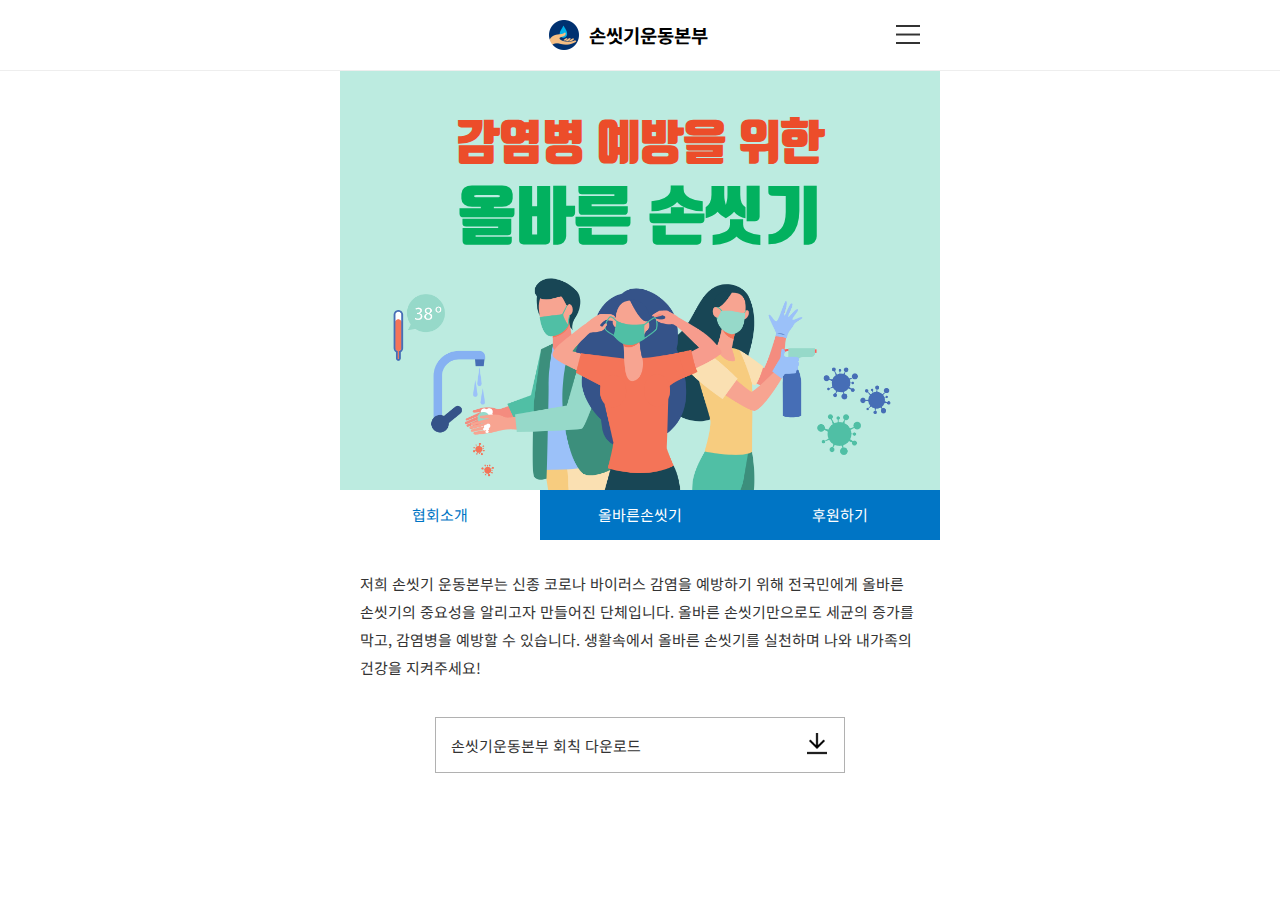
<file: index.html>
<!DOCTYPE html>
<html lang="ko">
<head>
    <meta charset="UTF-8">
    <meta name="viewport" content="width=device-width, initial-scale=1.0">
    
    <meta name="description" content="클린손 손씻기 운동본부입니다.">
    <meta name="keyword" content="클린손, 손씻기, 손씻기운동">
    <meta property="og:description" content="클린손 손씻기 운동본부" />
    <meta property="og:locale" content="ko_KR" />
    <meta property="og:site_name" content="클린손 손씻기 운동본부" />
    <meta property="og:title" content="클린손 - 손씻기 운동본부" />
    <meta property="og:type" content="website" />
    <meta property="og:url" content="https://www.cleanson.org" />
    <link rel="shortcut icon" href="img/favicon_16x16.ico" type="image/x-icon">
    <link rel="shortcut icon" href="img/favicon_32x32.ico" type="image/x-icon">
    <script src="js/jquery-3.5.1.min.js"></script>
    <link rel="stylesheet" href="./css/normalize.css">
    <script src="js/main.js"></script>
    <link rel="stylesheet" href="./css/style.css">
    <title>손씻기 운동본부</title>
</head>
<body>
  <div id="wrap">
    <header>
      <div class="container">
        <div class="navbar">
          <div class="logo-area">
            <img src="img/logo@3x.png" class="logo">
            <div class="title">
              <h3 title="title-content">손씻기운동본부</h3>
            </div>
          </div>
          <div class="nav-menu">
            <img src="img/38@3x.png" class="menu-icon">
          </div>
        </div>
      </div>
    </header>
    <main>
      <div class="container">
        <div id="main_banner">
          <!-- main banner background -->
          <div id="banner_text">
            <div id="banner_text_node">
              <h2>감염병 예방을 위한</h2>
              <h1>올바른 손씻기</h1>
            </div>
          </div>
        </div>
        <div id="nav_main">
          <div id="main_nav">
            <div class="menu-box on" id="menu-box-01">
              <a href="javascript:void(0)" id="menu_01">협회소개</a>
            </div>
            <div class="menu-box" id="menu-box-02">
              <a href="javascript:void(0)" id="menu_02">올바른손씻기</a>
            </div>
            <div class="menu-box" id="menu-box-03">
              <a href="javascript:void(0)" id="menu_03">후원하기</a>
            </div>
          </div>
        </div>
        <div id="main_content">
          <div id="inner_content">
            <div id="wr_content">
              <p>
                저희 손씻기 운동본부는 신종 코로나 바이러스 
                감염을 예방하기 위해 전국민에게 올바른 손씻기의
                중요성을 알리고자 만들어진 단체입니다.
                올바른 손씻기만으로도 세균의 증가를 막고, 감염병을
                예방할 수 있습니다.
                생활속에서 올바른 손씻기를 실천하며 나와 내가족의
                건강을 지켜주세요!
              </p>
            </div>
            <div class="download-area">
              <div class="download-box">
                <a id="link_text" class="download-link" href="https://www.cleanson.org/cleanson-v1.pdf" download target="_blank">
                  손씻기운동본부 회칙 다운로드 
                </a>
                <a id="link_icon" class="download-link" href="https://www.cleanson.org/cleanson-v1.pdf" download target="_blank">
                <img class="download-icon" src="img/download-icon@3x.png">
              </a>
              </div>
            </div>
          </div>
        </div>
      </div>
    </main>
    <footer>
  
    </footer>
  </div>
</body>
</html>
</file>
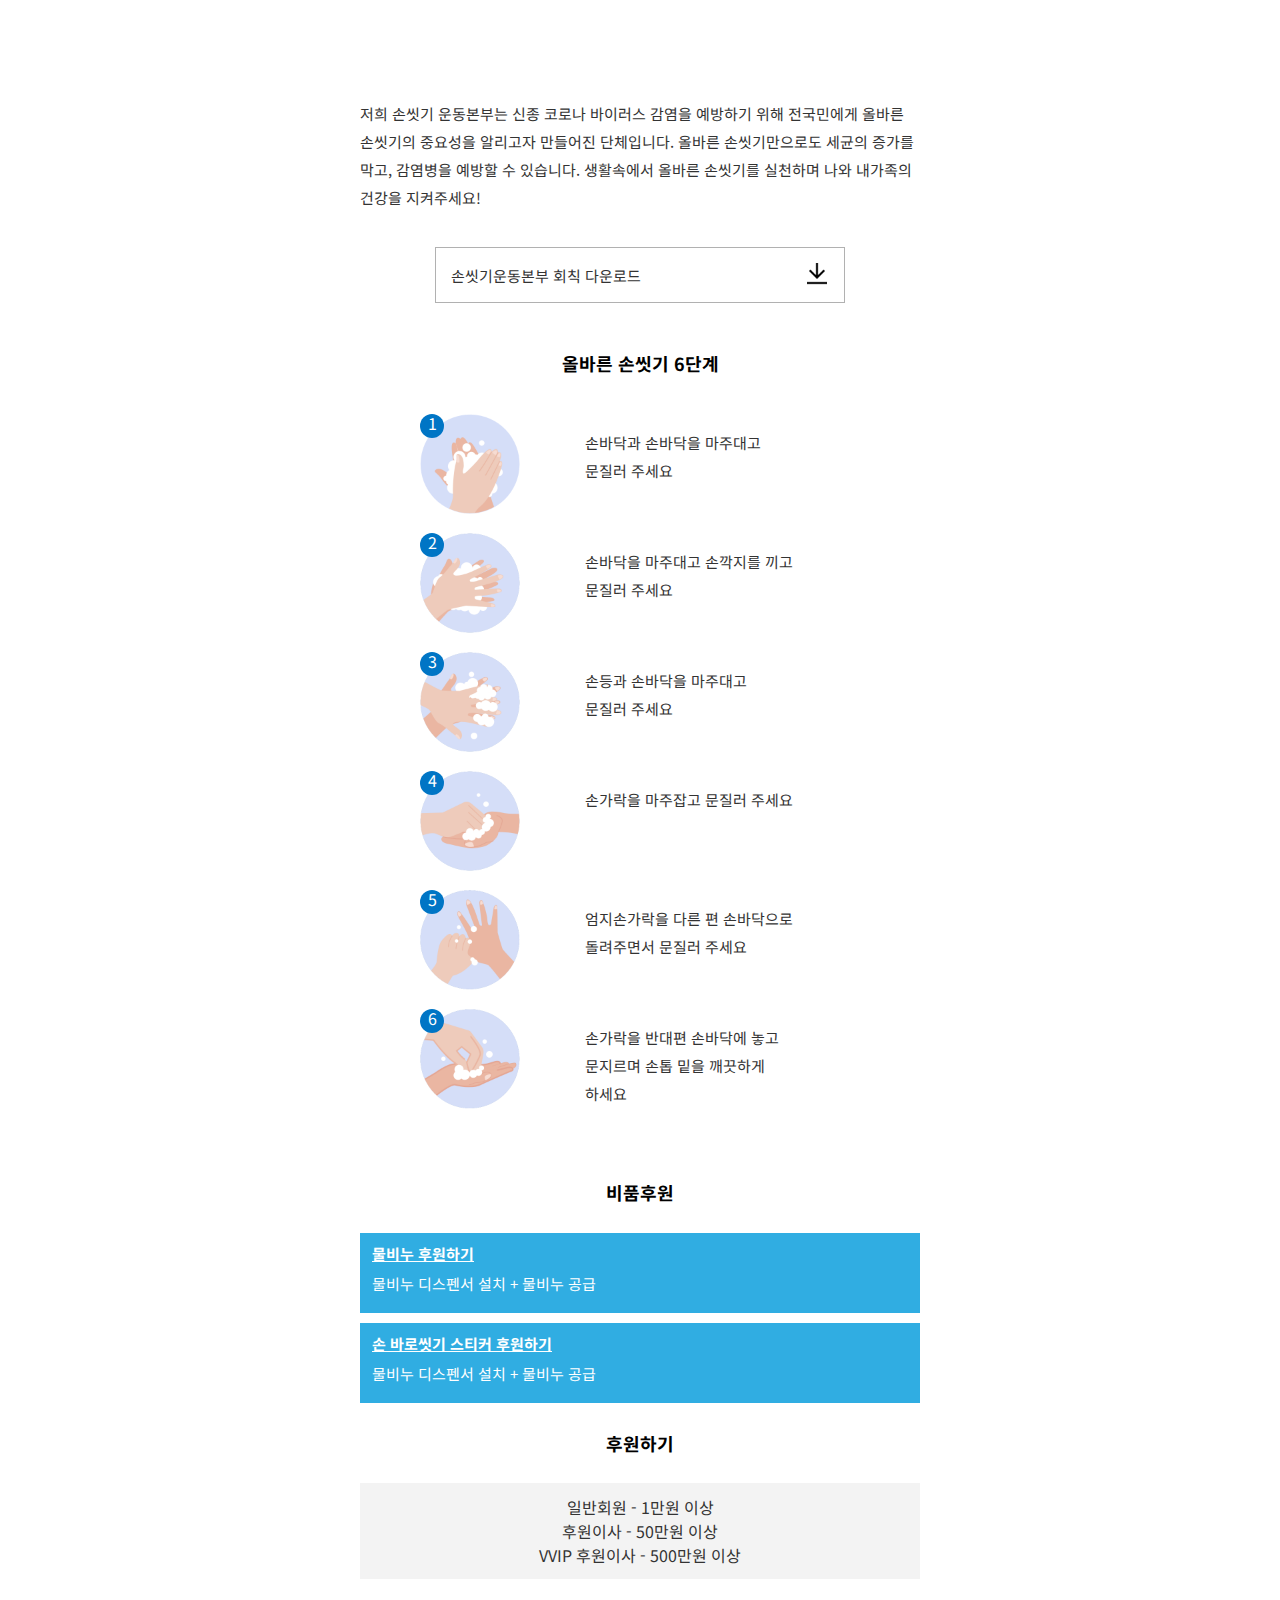
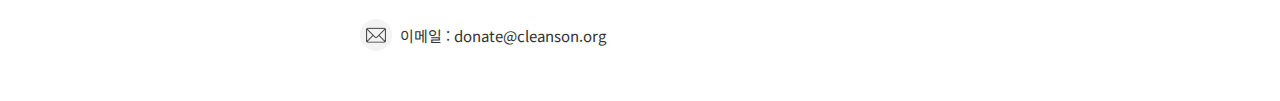
<file: sub.html>
<!DOCTYPE html>
<html lang="ko">
<head>
    <meta charset="UTF-8">
    <meta name="viewport" content="width=device-width, initial-scale=1.0">
    <link rel="stylesheet" href="./css/style.css">
    <title>손씻기 운동본부 올바른손씻기</title>
</head>
<body>
    <div id="wrap">
      <div class="container">
        <div id="cleanson_intro">
          <div id="wr_content">
            <p>
              저희 손씻기 운동본부는 신종 코로나 바이러스 
              감염을 예방하기 위해 전국민에게 올바른 손씻기의
              중요성을 알리고자 만들어진 단체입니다.
              올바른 손씻기만으로도 세균의 증가를 막고, 감염병을
              예방할 수 있습니다.
              생활속에서 올바른 손씻기를 실천하며 나와 내가족의
              건강을 지켜주세요!
            </p>
          </div>
          <div class="download-area">
            <div class="download-box">
              <a id="link_text" class="download-link" href="https://www.cleanson.org/cleanson-v1.pdf" download target="_blank" >
                손씻기운동본부 회칙 다운로드 
              </a>
              <a id="link_icon" class="download-link" href="https://www.cleanson.org/cleanson-v1.pdf" download target="_blank" >
              <img class="download-icon" src="img/download-icon@3x.png">
            </a>
            </div>
          </div>
        </div>
        <div id="cleanson_step">
          <div class="cleanson-title"><span>올바른 손씻기 6단계</span></div>
          <ul class="cleanson-6">
            <li id="step_01" class="step-all">
              <div class="icon-box">
                <div class="circle">1</div>
                <img class="cleanson-num" src="img/hand-01@3x.png" >
              </div>
              <p>손바닥과 손바닥을 마주대고 <br> 문질러 주세요</p>
            </li>
            <li id="step_02" class="step-all">
              <div class="icon-box">
                <div class="circle">2</div>
                <img class="cleanson-num" src="img/hand-02@3x.png">
              </div>
              <p>손바닥을 마주대고 손깍지를 끼고 <br> 문질러 주세요</p>
            </li>
            <li id="step_03" class="step-all">
              <div class="icon-box">
                <div class="circle">3</div>
                <img class="cleanson-num" src="img/hand-03@3x.png" >
              </div>
              <p>손등과 손바닥을 마주대고 <br> 문질러 주세요</p>
            </li>
            <li id="step_04" class="step-all">
              <div class="icon-box">
                <div class="circle">4</div>
                <img class="cleanson-num" src="img/hand-04@3x.png" >
              </div>
              <p>손가락을 마주잡고 문질러 주세요</p>
            </li>
            <li id="step_05" class="step-all">
              <div class="icon-box">
                <div class="circle">5</div>
                <img class="cleanson-num" src="img/hand-05@3x.png" >
              </div>
              <p>엄지손가락을 다른 편 손바닥으로  <br> 돌려주면서 문질러 주세요</p>
            </li>
            <li id="step_06" class="step-all">
              <div class="icon-box">
                <div class="circle">6</div>
                <img class="cleanson-num" src="img/hand-06@3x.png">
              </div>
              <p>손가락을 반대편  손바닥에 놓고 <br> 문지르며 손톱 밑을 깨끗하게 <br> 하세요</p>
            </li>
          </ul>
        </div>
        <div id="cleanson_donation">
          <div class="cleanson-title"><span>비품후원</span></div>
          <div id="donation_sticker">
            <div class="sticker">
              <div class="square">
                <div class="sticker-title">물비누 후원하기</div>
                <div>물비누 디스펜서 설치 + 물비누 공급</div>
              </div>
            </div>
            <div class="sticker">
              <div class="square">
                <div class="sticker-title">손 바로씻기 스티커 후원하기</div>
                <div>물비누 디스펜서 설치 + 물비누 공급</span>
              </div>
            </div>
          </div>
          <div class="cleanson-title"><span>후원하기</span></div>
          <div class="sticker">
            <div id="donation_box">
              <div>일반회원 - 1만원 이상 <br> 후원이사 - 50만원 이상 <br> VVIP 후원이사 - 500만원 이상</div>
            </div>
          </div>
          <div id="cleanson_infobox">
            <div id="cleanson_email" class="infobox">
              <img src="img/email-icon@3x.png" class="icon"><a class="info-link" href="mailto:donate@cleanson.org">이메일 : donate@cleanson.org</a>
            </div>
            <!-- <div id="cleanson_phone" class="infobox">
              <img src="img/call-icon@3x.png" class="icon"><a href="mailto:donate@cleanson.org" class="info-link">전화 : 031-000-0000</a>
            </div>
            <div id="cleanson_account" class="infobox">
              <img src="img/bank-icon@3x.png" class="icon"><a href="mailto:donate@cleanson.org" class="info-link">후원계좌안내 : 110-111-111111(신한은행)</a> -->
            </div>
          </div>
        </div>
      </div>
    </div>
</body>
</html>
</file>
<file: css/style.css>
@import url('https://fonts.googleapis.com/css2?family=Noto+Sans+KR&display=swap');
@import 'normalize.css';

@font-face {
  font-family: TmonMonsori;
  src: local(TmonMonsori),
       url(../font/TmonMonsori.ttf) format('truetype');
}
*, *::before, *::after {box-sizing: border-box;}

/* common */
#wrap {
  margin-bottom: 30px;
  overflow: hidden;
}
.container {
  width: 100%;
  max-width: 600px;
  margin: 0 auto;
}
header .container, main .container {
  position: relative;
  width: 100%;
  margin: 0 auto;
  padding: 0;
}
main #main_nav{
  display: flex;
  flex-direction: row;
}
html {
  margin: 0;
  padding-top: 70px;
  font-family: 'Noto Sans KR', sans-serif;
  font-size: 16px;
}
body {
  margin: 0;
  padding: 0;
}
p, h4 {
  font-size: 15px;
  line-height: 1.87;
  text-decoration: none;
  color: #333333;
}
a, span {
  font-size: 15px;
  text-decoration: none;
}
/* header */
header {
  position: fixed;
  top: 0;
  left: 0;
  right: 0;
  z-index: 3;
  background-color: white;
  border-bottom: 1px solid #eee;
}
header .navbar {
  display: flex;
  height: 70px;
}
.logo-area {
  display: flex;
  align-items: center;
  margin: 0 auto;
}
.logo {
  position: relative;
  width: 40px;
  height: 40px;
  padding-right: 10px;
  object-fit: contain;
}
.nav-menu {
  position: relative;
  right: 20px;
}
.menu-icon {
  position: relative;
  top: 25px;
  width: 24px;
  height: 19px;
  object-fit: contain;
}
#main_banner {
  position: relative;
  padding-bottom: 70%;
  background-image: url(../img/main-banner-1@3x.png);
  background-size: cover;
}
#banner_text_node > h1{
  position: absolute;
  top:36%;
  left:50%;
  z-index: 2;
  transform: translate(-50%, -50%);
  width: 100%;
  margin: 0;
  font-family: TmonMonsori, sans-serif;
  font-size: 3em;
  color: #02b15f;
  text-align: center;
}
#banner_text_node > h2{
  position: absolute;
  top:18%;
  left:50%;
  z-index: 2;
  transform: translate(-50%, -50%);
  width: 100%;
  margin: 0;
  font-family: TmonMonsori, sans-serif;
  font-size: 2em;
  color: #ec4d2a;
  text-align: center;
}
#banner_text_node > h3{
  position: absolute;
  top: 28%;
  left:50%;
  z-index: 2;
  transform: translate(-50%, -50%);
  width: 100%;
  margin: 0;
  font-family: TmonMonsori, sans-serif;
  font-size: 2em;
  color: #ec4d2a;
  text-align: center;
}
#banner_text_node > h5{
  position: absolute;
  top: 15%;
  left: 50%;
  z-index: 2;
  transform: translate(-50%, -50%);
  width: 100%;
  margin: 0;
  font-size: 1.3em;
  text-align: center;
}
main .menu-box {
  display: flex;
  flex: 1;
  align-items: center;
  justify-content: space-around;
  height: 50px;
  background-color: #0075c5;
}
.menu-box > a {
  margin: 0 auto;
  padding: 12.5px;
  color: white;
  text-decoration: none;
}
.on {
  background-color: white !important;
}
.on > a {
  color: #0075c5;
}
#wr_content {
  padding: 30px 20px 15px;
}
#wr_content > p {
  margin: 0;
}
.download-area {
  max-width: 450px;
  margin: 0 auto;
  padding: 20px;
}
.download-box {
  display: flex;
  align-items: center;
  height: 56px;
  margin: 0 auto;
  border: solid 1px #b1b1b1;
}
.download-link {
  display: flex;
  align-items: center;
  padding: 15px;
}
#link_text {
  flex: 5;
  color: #333333;
}
#link_icon {
  flex: 1;
  flex-direction: row-reverse;
}
.download-icon {
  width: 24px;
  height: 24px;
}
.wr-content > p {
  margin: 0;
}

/* menu_02 */
.cleanson-title {
  padding: 30px 20px;
}
.cleanson-title > span {
  font-size: 18px;
  font-weight: bold
}
#cleanson_step > ul {
  margin: 0 auto;
  padding: 10px 20px;
  text-decoration: none;
  list-style: none;
}
#cleanson_step > ul > li {
  display: flex;
  flex-direction: row;
  padding-bottom: 19px;
  text-decoration: none;
}
.icon-box {
  position: relative;
  width: 100px;
  height: 100px;
  margin-right: 14px;
}
.circle {
  position: absolute;
  top: 0;
  width: 24px;
  height: 24px;
  background-color: #0075c5;
  border-radius: 50px;
  text-align: center;
  color: white;
}
.cleanson-num {
  height: 100px;
}

/* menu_03 */
.sticker {
  padding: 0 20px;
}
.sticker:nth-of-type(2) { margin-top: 10px; }
.square {
  height: 80px;
  margin: 0 auto;
  padding: 12px;
  background-color: #30ade2;
  font-size: 15px;
  color: white
}
.square > .sticker-title {
  font-weight: bold;
  text-decoration: underline;
  margin-bottom: 13px;
}
#donation_box {
  display: flex;
  align-items: center;
  padding: 12px;
  background-color: #f3f3f3;
}
#donation_box > div {
  position: relative;
  margin: 0 auto;
  text-align: center;
  color: #333333;
  line-height: 1.5;
}
#cleanson_infobox {
  /* display: flex; */
  /* flex-direction: column; */
  /* align-items: center; */
  margin: 0 auto;
  padding: 20px;
}
.infobox {
  display: flex;
  align-items: center;
  width: 100%;
  padding-top: 20px;
}
.infobox > a {
  padding-left: 8px;
  color: #333333
}
.icon {
  width: 32px;
  height: 32px;
  object-fit: contain;
}
@media all and (min-width:600px) {
  #banner_text_node > h1{
    font-size: 4em;
  }
  #banner_text_node > h2{
    font-size: 3em;
  }
  #banner_text_node > h3{
    font-size: 3em;
  }
  #banner_text_node > h5{
    font-size: 2em;
  }
  #cleanson_step > ul {
    padding: 10px 80px;
  }
  .cleanson-title {
    text-align: center;
  }
  .icon-box {
    margin-right: 65px;
  }
}
</file>
